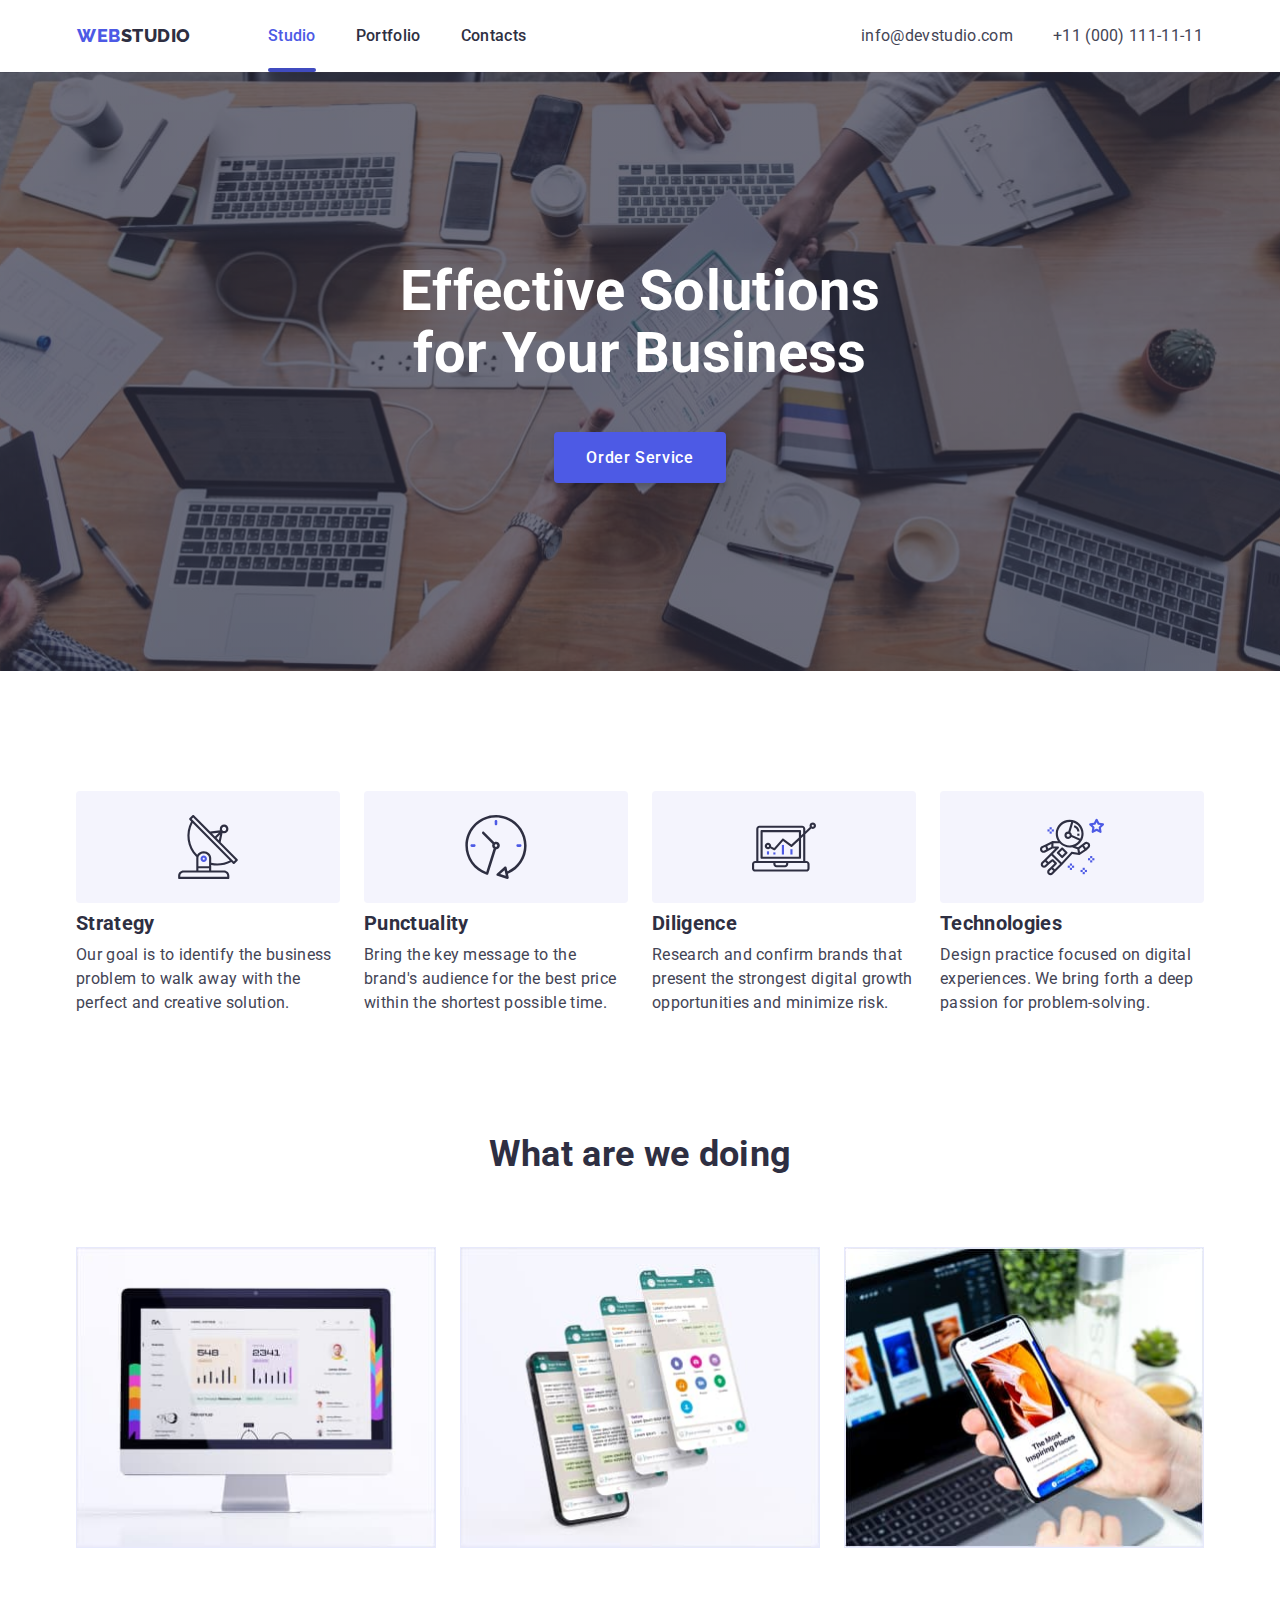
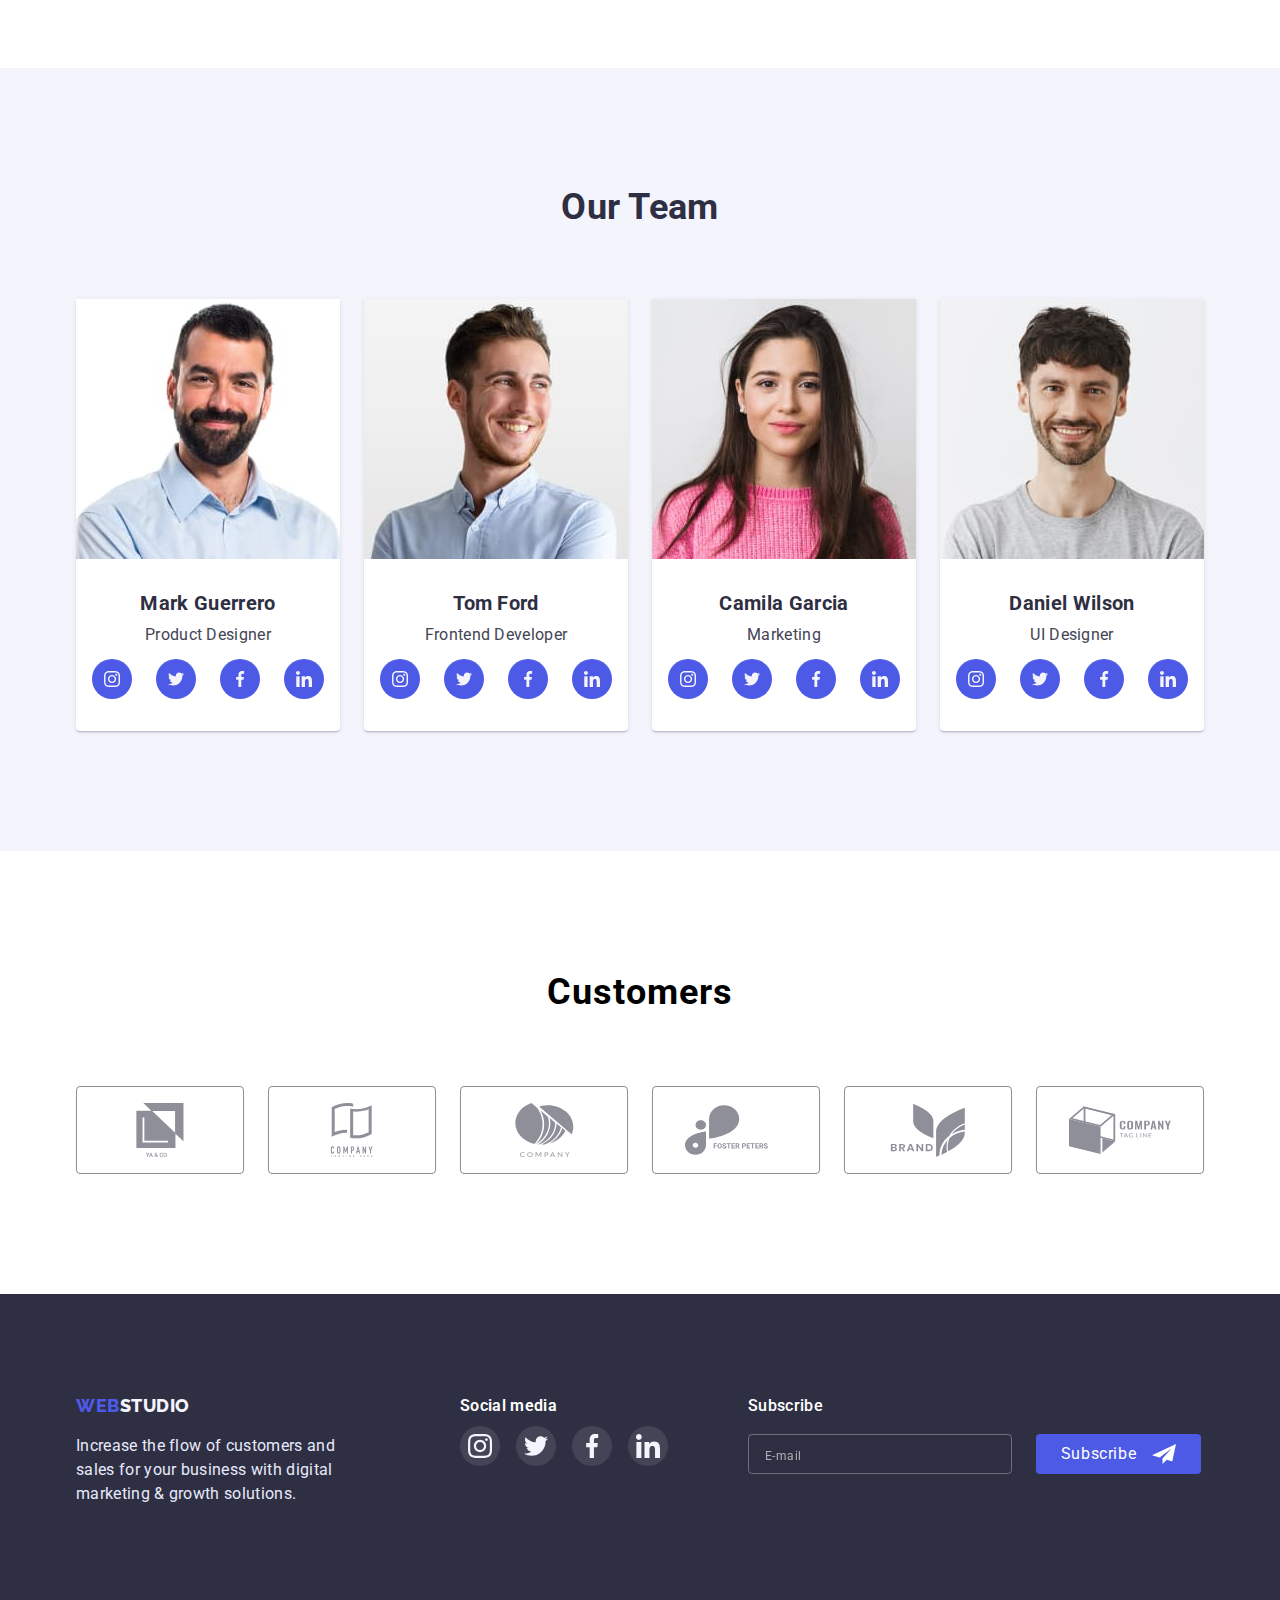
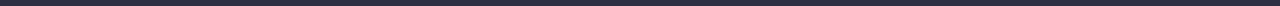
<file: index.html>
<!DOCTYPE html>
<html lang="en">
<head>
    <meta charset="UTF-8">
    <meta http-equiv="X-UA-Compatible" content="IE=edge">
    <meta name="viewport" content="width=device-width, initial-scale=1.0">
    <title>WEBSTUDIO</title>
    <link href="https://fonts.googleapis.com/css2?family=Raleway:wght@800&family=Roboto:wght@400;500;700&display=swap" rel="stylesheet">
    <link rel="stylesheet" href="./css/modern-normalize.css">
    <link rel="stylesheet" href="./css/styles.css">
</head>
<body>  
    <header class="header">
       <div class="container-head">
            <nav class="header-link">
                <a class="header-link-a" href="./index.html"><span class="header-link-web">WEB</span>STUDIO</a>
                <ul class="header-link-nav">
                    <li class="header-link-nav-li"><a class="header-link-nav-a current" href="">Studio</a></li>
                    <li class="header-link-nav-li"><a class="header-link-nav-a" href="./portfolio.html">Portfolio</a></li>
                    <li class="header-link-nav-li"><a class="header-link-nav-a" href="">Contacts</a></li>
                </ul>
                
             </nav>
             <ul class="header-info">
                <li class="header-info-li"><a class="header-info-b" href="mailto:info@devstudio.com">info@devstudio.com</a></li>
                <li class="header-info-li"><a class="header-info-b" href="tel:+11(000)111-11-11">+11 (000) 111-11-11</a></li>
             </ul> 
             <button class="menu-button js-open-menu" type="button" aria-expanded="false" aria-controls="mobile-menu">
                <svg class="burger-btn">
                    <use href="./images/icons.svg#menu_btn"></use>
                </svg>
            </button>
         </div> 
    </header>
    <main>
        <section class="hero">
            <div class="container-full">
                <h1 class="hero-top">Effective Solutions for Your Business</h1>
                <button class="hero-btn" type="button" data-modal-open>Order Service</button>
            </div>
        </section>
        <section class="advantages">
         <div class="advantages-container">
            <h2 class="visually-hidden" class="top">Advantages</h2>
              <ul class="link">
                 <li  class="top-link-li  link-antenna">
                     <h3 class="top-link-caption">Strategy</h3>
                     <p class="top-link-text">Our goal is to identify the business problem to walk away with the perfect and creative solution. </p>
                 </li>
                 <li class="top-link-li  link-clock">
                    <h3 class="top-link-caption">Punctuality</h3>
                    <p class="top-link-text">Bring the key message to the brand's audience for the best price within the shortest possible time.</p>
                 </li>
                 <li class="top-link-li  link-diagram">
                      <h3 class="top-link-caption">Diligence</h3>
                      <p class="top-link-text">Research and confirm brands that present the strongest digital growth opportunities and minimize risk.</p>
                 </li>
                 <li class="top-link-li  link-actronaut">
                     <h3 class="top-link-caption">Technologies</h3>
                     <p class="top-link-text">Design practice focused on digital experiences. We bring forth a deep passion for problem-solving.</p>
                 </li>
              </ul>
         </div>
         </section>
        <section class="works">
            <div class="container">
                <h2 class="works-link">What are we doing</h2>
                <ul class="works-item">
                    <li class="works-item-photo"> 
                        <picture >
                        <source media="(min-width: 1200px)" srcset="
                          ./images/works/desktop-app.jpg 1x,
                          ./images/works/desktop-app@2x.jpg 2x" type="image/jpg">
                       <img width="360" height="300" src="./images/works/desktop-app.jpg" alt="Computer monitor">
                        </li>
                    </picture>
                   <li class="works-item-photo" > 
                    <picture >
                        <source media="(min-width: 1200px)" srcset="
                         ./images/works/mobile-app.jpg 1x,
                         ./images/works/mobile-app@2x.jpg 2x" type="image/jpg">
                        <img width="360" height="300" src="./images/works/mobile-app.jpg" alt="Phone applications">
                        </li>
                    </picture>
                   <li class="works-item-photo">
                     <picture >
                        <source media="(min-width: 1200px)" srcset="
                         ./images/works/ux-ui-design.jpg 1x,
                         ./images/works/ux-ui-design@2x.jpg 2x" type="image/jpg">
                        <img width="360" height="300" src="./images/works/ux-ui-design.jpg" alt="Adapting">
                    </li>
                    </picture>
                </ul>
            </div>
        </section>
        <section class="meet">
            <div class="container team">
                <h2 class="meet-title">Our Team</h2>
                <ul class="meet-title-link">
                    <li class="meet-title-color margin" ><img width="264" height="260" srcset="./images/team/mark-guerrero.jpg 1x,
                        ./images/team/mark-guerrero@2x.jpg 2x" src="./images/team/mark-guerrero@1x.jpg" alt="Mark Guerrero" loading="lazy" >
                        <div class="meet-title-link-block">
                            <h3 class="meet-title-link-caption">Mark Guerrero</h3>
                            <p class="meet-title-link-text">Product Designer</p>
                            <ul class="team-soc">
                                <li class="team-soc-list"> 
                                    <a href="#" class="team-soc-link instagram">
                                    <svg class="team-soc-icon">
                                        <use href="./images/icons.svg#icon-instagram"> </use>
                                    </svg>
                                    </a></li>
                                <li class="team-soc-list"> 
                                    <a href="#" class="team-soc-link twitter">
                                    <svg class="team-soc-icon">
                                        <use href="./images/icons.svg#icon-twitter"> </use>
                                    </svg>
                                    </a></li>
                                <li class="team-soc-list"> 
                                    <a href="#" class="team-soc-link facebook">
                                    <svg class="team-soc-icon">
                                        <use href="./images/icons.svg#icon-facebook"> </use>
                                    </svg>
                                    </a></li>
                                <li class="team-soc-list"> 
                                    <a href="#" class="team-soc-link linkedin">
                                    <svg class="team-soc-icon">
                                        <use href="./images/icons.svg#icon-linkedin"> </use>
                                    </svg>
                                    </a></li>
                            </ul>
                        </div>
                    </li>
                    <li class="meet-title-color margin"><img width="264" height="260" srcset="./images/team/tom-ford.jpg 1x,
                        ./images/team/tom-ford@2x.jpg 2x" src="./images/team/tom-ford.jpg" alt="Tom Ford" loading="lazy" loading="lazy" >
                         <div class="meet-title-link-block">
                            <h3 class="meet-title-link-caption">Tom Ford</h3>
                            <p class="meet-title-link-text">Frontend Developer</p>
                            <ul class="team-soc">
                                <li class="team-soc-list first"> 
                                    <a href="#" class="team-soc-link instagram">
                                    <svg class="team-soc-icon">
                                        <use href="./images/icons.svg#icon-instagram"> </use>
                                    </svg>
                                    </a></li>
                                <li class="team-soc-list"> 
                                    <a href="#" class="team-soc-link twitter">
                                    <svg class="team-soc-icon">
                                        <use href="./images/icons.svg#icon-twitter"> </use>
                                    </svg>
                                    </a></li>
                                <li class="team-soc-list"> 
                                    <a href="#" class="team-soc-link facebook">
                                    <svg class="team-soc-icon">
                                        <use href="./images/icons.svg#icon-facebook"> </use>
                                    </svg>
                                    </a></li>
                                <li class="team-soc-list end"> 
                                    <a href="#" class="team-soc-link linkedin">
                                    <svg class="team-soc-icon">
                                        <use href="./images/icons.svg#icon-linkedin"> </use>
                                    </svg>
                                    </a></li>
                            </ul>
                        </div>
                    </li>
                    <li class="meet-title-color"><img width="264" height="260" srcset="./images/team/camila-garcia.jpg 1x,
                        ./images/team/camila-garcia@2x.jpg 2x" src="./images/team/camila-garcia.jpg" alt="Camila Garcia"  loading="lazy" >
                        <div class="meet-title-link-block">
                            <h3 class="meet-title-link-caption">Camila Garcia</h3>
                            <p class="meet-title-link-text">Marketing</p>
                            <ul class="team-soc">
                                <li class="team-soc-list first"> 
                                    <a href="#" class="team-soc-link instagram">
                                    <svg class="team-soc-icon">
                                        <use href="./images/icons.svg#icon-instagram"> </use>
                                    </svg>
                                    </a></li>
                                <li class="team-soc-list"> 
                                    <a href="#" class="team-soc-link twitter">
                                    <svg class="team-soc-icon">
                                        <use href="./images/icons.svg#icon-twitter"> </use>
                                    </svg>
                                    </a></li>
                                <li class="team-soc-list"> 
                                    <a href="#" class="team-soc-link facebook">
                                    <svg class="team-soc-icon">
                                        <use href="./images/icons.svg#icon-facebook"> </use>
                                    </svg>
                                    </a></li>
                                <li class="team-soc-list end"> 
                                    <a href="#" class="team-soc-link linkedin">
                                    <svg class="team-soc-icon">
                                        <use href="./images/icons.svg#icon-linkedin"> </use>
                                    </svg>
                                    </a></li>
                            </ul>
                        </div>
                    </li>
                    <li class="meet-title-color"><img width="264" height="260" srcset="./images/team/daniel-wilson.jpg 1x,
                        ./images/team/daniel-wilson@2x.jpg 2x" src="./images/team/daniel-wilson.jpg" alt="Daniel Wilson" loading="lazy">
                        <div class="meet-title-link-block">
                            <h3 class="meet-title-link-caption">Daniel Wilson</h3>
                            <p class="meet-title-link-text">UI Designer</p>
                            <ul class="team-soc">
                                <li class="team-soc-list"> 
                                    <a href="#" class="team-soc-link instagram">
                                    <svg class="team-soc-icon">
                                        <use href="./images/icons.svg#icon-instagram"> </use>
                                    </svg>
                                    </a></li>
                                <li class="team-soc-list"> 
                                    <a href="#" class="team-soc-link twitter">
                                    <svg class="team-soc-icon">
                                        <use href="./images/icons.svg#icon-twitter"> </use>
                                    </svg>
                                    </a></li>
                                <li class="team-soc-list"> 
                                    <a href="#" class="team-soc-link facebook">
                                    <svg class="team-soc-icon">
                                        <use href="./images/icons.svg#icon-facebook"> </use>
                                    </svg>
                                    </a></li>
                                <li class="team-soc-list"> 
                                    <a href="#" class="team-soc-link linkedin">
                                    <svg class="team-soc-icon">
                                        <use href="./images/icons.svg#icon-linkedin"> </use>
                                    </svg>
                                    </a></li>
                            </ul>
                        </div>
                    </li>
                </ul>
            </div>
        </section>
        <section class="customers">
            <div class="container">
                <h2 class="title">Customers</h2>
                <ul class="customers-seet">
                    <li class="customers-item link bottom">
                        <a href="#" class="customers-link">
                            <svg class="customers-icon">
                                <use class="customers-icons" href="./images/customer-logo.svg#icon-logo-1"></use>
                            </svg>
                        </a>
                    </li>
                    <li class="customers-item link bottom">
                        <a href="#" class="customers-link">
                            <svg class="customers-icon">
                                <use href="./images/customer-logo.svg#icon-logo-2"></use>
                            </svg>
                        </a>
                    </li>
                    <li class="customers-item bottom">
                        <a href="#" class="customers-link">
                            <svg class="customers-icon">
                                <use href="./images/customer-logo.svg#icon-logo-3"></use>
                            </svg>
                        </a>
                    </li>
                    <li class="customers-item link">
                        <a href="#" class="customers-link">
                            <svg class="customers-icon">
                                <use href="./images/customer-logo.svg#icon-logo-4"></use>
                            </svg>
                        </a>
                    </li>
                    <li class="customers-item link ">
                        <a href="#" class="customers-link">
                            <svg class="customers-icon">
                                <use href="./images/customer-logo.svg#icon-logo-5"></use>
                            </svg>
                        </a>
                    </li>
                    <li class="customers-item">
                        <a href="#" class="customers-link">
                            <svg class="customers-icon">
                                <use href="./images/customer-logo.svg#icon-logo-6"></use>
                            </svg>
                        </a>
                    </li>
                </ul>
            </div>
        </section>
    </main>
    <footer class="footer">
        <div class="container">
            <div class="footer-info">
                <a class="logo" href="./index.html"><span class="logo-color">WEB</span>STUDIO</a>
                <p class="text">
                Increase the flow of customers and sales for your business with digital marketing & growth solutions.
                </p>
            </div>
            <div class="footer-media">
                <h3 class="top-text">Social media</h3>
                <ul class="soc-media">
                    <li class="soc-media-list">
                        <a href="#" class="soc-media-link">
                            <svg class="soc-media-icon">
                                <use href="./images/icons.svg#icon-instagram"></use>
                            </svg>
                        </a>
                    </li>
                    <li class="soc-media-list">
                        <a href="#" class="soc-media-link ">
                            <svg class="soc-media-icon">
                                <use href="./images/icons.svg#icon-twitter"></use>
                            </svg>
                        </a>
                    </li>
                    <li class="soc-media-list">
                        <a href="#" class="soc-media-link ">
                            <svg class="soc-media-icon">
                                <use href="./images/icons.svg#icon-facebook"></use>
                            </svg>
                        </a>
                    </li>
                    <li class="soc-media-list">
                        <a href="#" class="soc-media-link ">
                            <svg class="soc-media-icon">
                                <use href="./images/icons.svg#icon-linkedin"></use>
                            </svg>
                        </a>
                    </li>
                </ul>
            </div>
            <div class="footer-subscribe">
                    <p class="footer-subscribe-text">Subscribe</p>
                    <form class="footer-subscribe-container">
                        <input 
                        class="footer-field"
                        type="email"
                        placeholder="E-mail">
                        <button class="footer-button" type="button">Subscribe</button>
                     </form> 
            </div>
        </div>
    </footer> 
    <div class="backdrop is-hidden" data-modal>
        <div class="modal">
                <h3 class="title-form">Leave your contacts and we will call you back</h3>
                <form class="studio-form" name="studio_form">
                    <div class="studio-container">
                        <label for="name" class="studio-form-label">Name</label>
                        <input class="studio-form-input"
                                   type="text"
                                   name="name"
                                   id="name"
                                   placeholder=" "
                            >
                        <svg class="studio-form-icon">
                            <use href="./images/icons.svg#icon-person-black"></use>
                         </svg>
                    </div>
                    <div class="studio-container">
                        <label for="phone" class="studio-form-label">Phone</label>
                        <input class="studio-form-input"
                                   type="text"
                                   name="phone"
                                   id="phone"
                                   placeholder=" "
                            > 
                        <svg class="studio-form-icon">
                            <use href="./images/icons.svg#icon-phone-black"></use>
                        </svg>
                        
                    </div>
                    <div class="studio-container">
                        <label for="email" class="studio-form-label">Email</label>
                        <input class="studio-form-input"
                                   type="text"
                                   name="email"
                                   id="email"
                                   placeholder=" "
                            >
                        <svg class="studio-form-icon">
                            <use href="./images/icons.svg#icon-email-black"></use>
                        </svg>
                    </div>
                    <div class="studio-container">
                        <label for="comment" class="studio-form-label-comment">
                            <span class="studio-form-span">Comment</span>
                            <textarea class="studio-form-textarea"
                                name="comment" 
                                id="comment" 
                                placeholder="Text input"></textarea>
                        </label>
                    </div>
                    <label class="studio-box">
                        <input class="studio-checkbox-input" type="checkbox">
                        <span class="studio-checkbox"></span>
                        I accept the terms and conditions of the <a href="#" class="studio-accent-text">Privacy Policy</a>
                    </label>
                    
                    <button type="submit" class="studio-button">Send</button>
                </form>
            <button class="modal-btn" data-modal-close>
                <svg class="modal-icon" width="8" height="8">
                    <use  href="./images/icon-modal.svg#icon-close-pointer"> </use>
                </svg>
            </button>
        </div>
    </div>
    <div class="menu-container js-menu-container">
        <button class="menu-toggle js-close-menu">
            <svg class="icon" width"8" height"8">
                <use href="./images/icons.svg#close"></use>
            </svg>
        </button>
        <ul class="mobile-menu">
            <li class="mobile-menu-item">
                <a class="mobile-menu-a current" href="./index.html">Studio</a>
            </li>
            <li class="mobile-menu-item">
                <a class="mobile-menu-a" href="./portfolio.html">Portfolio</a>
            </li>
            <li class="mobile-menu-item">
                <a class="mobile-menu-a" href="">Contacts</a>
            </li>
        </ul>
        <ul class="mobile-contacts">
            <li class="mobile-contacts-item">
                <a class="mobile-contacts-a accent" href="tel:+11(000)1111111">+11 (000) 111-11-11</a>
            </li>
            <li class="mobile-contacts-item">
                <a class="mobile-contacts-a" href="mailto:info@devstudio.com">info@devstudio.com</a>
            </li>
        </ul>
        <ul class="mobile-social">
            <li class="mobile-social-item">
                <a class="mobile-social-a" href="">
                    <svg class="mobile-social-icon" width"24" height"24">
                        <use href="./images/icons.svg#icon-instagram"></use>
                    </svg>
                </a>
            </li>
            <li class="mobile-social-item">
                <a class="mobile-social-a" href="">
                    <svg class="mobile-social-icon" width"24" height"24">
                        <use href="./images/icons.svg#icon-twitter"></use>
                    </svg>
                </a>
            </li>
            <li class="mobile-social-item">
                <a class="mobile-social-a" href="">
                    <svg class="mobile-social-icon" width"24" height"24">
                        <use href="./images/icons.svg#icon-facebook"></use>
                    </svg>
                </a>
            </li>
            <li class="mobile-social-item">
                <a class="mobile-social-a" href="">
                    <svg class="mobile-social-icon" width"24" height"24">
                        <use href="./images/icons.svg#icon-linkedin"></use>
                    </svg>
                </a>
            </li>
        </ul>
    </div>

    <script src="./js/modal.js"></script>
    <script defer="" src="./js/mobile-menu.js"></script>
</body>
</html>
</file>
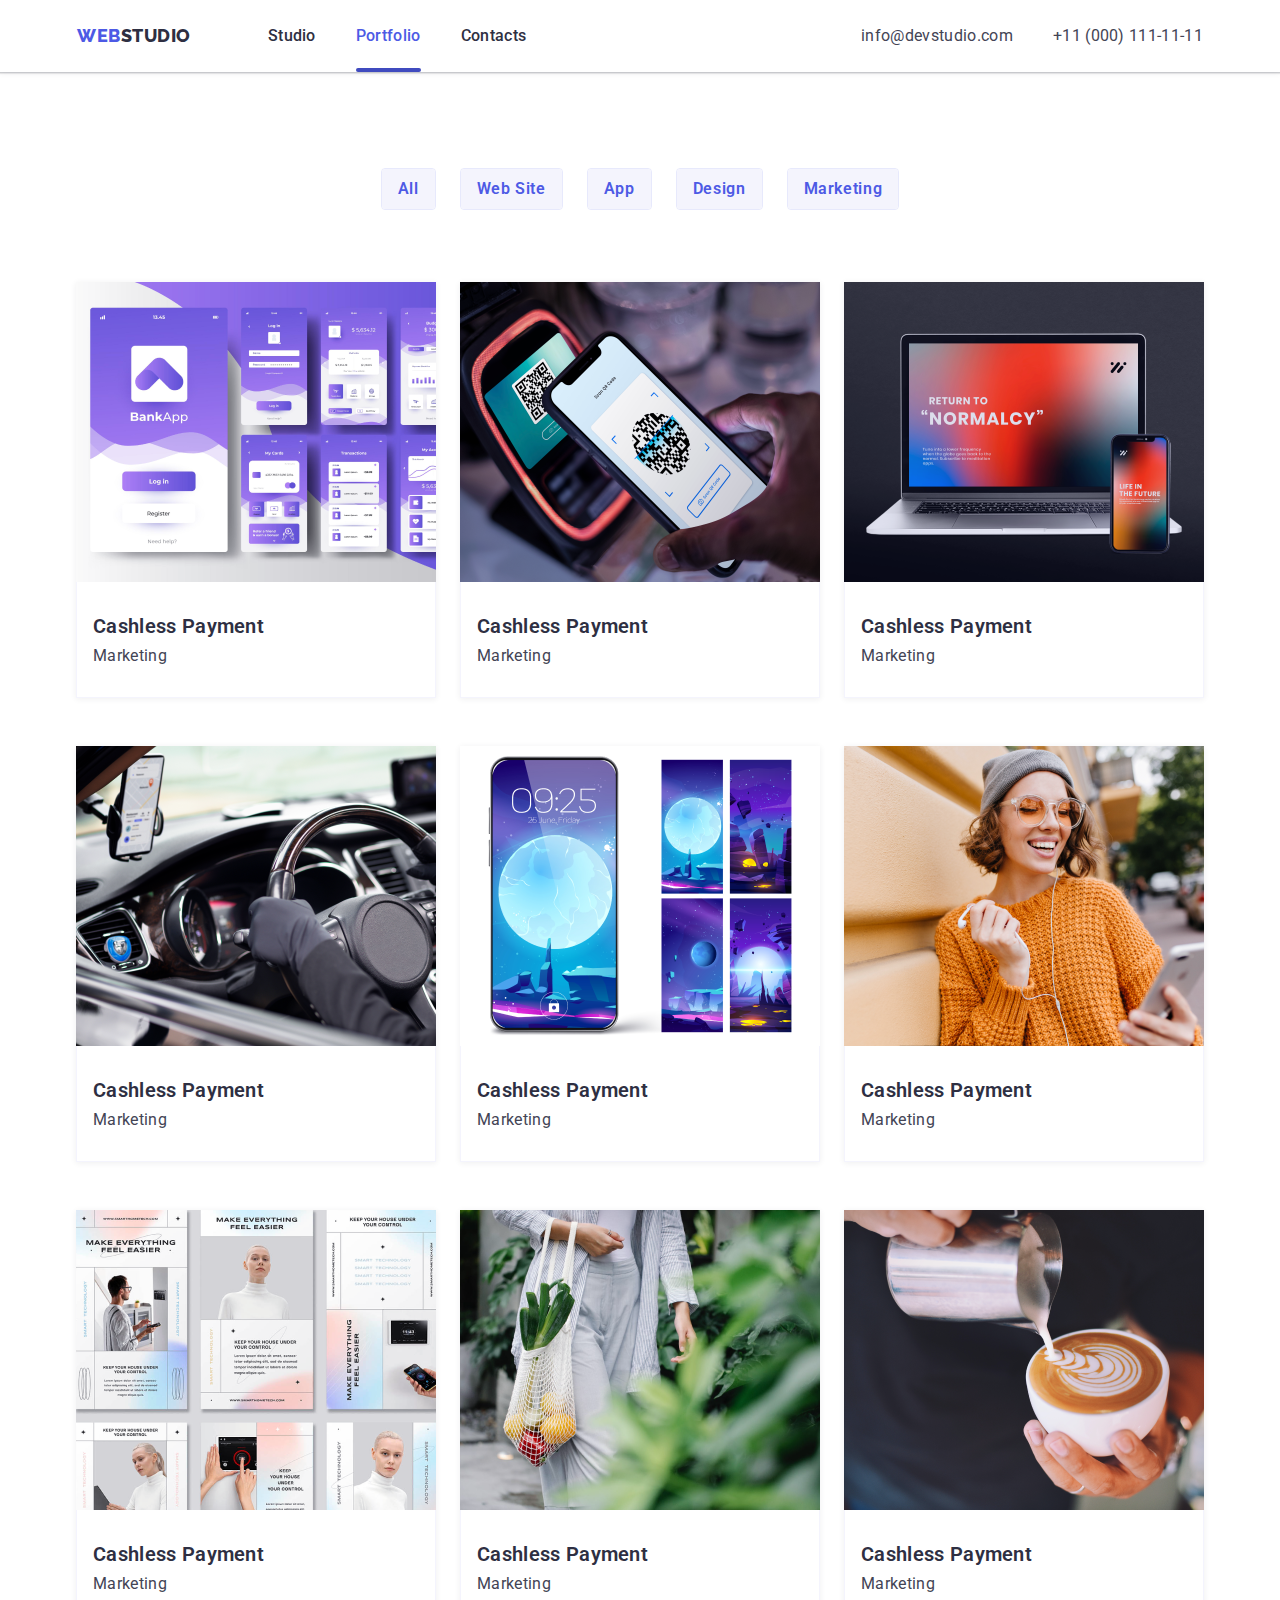
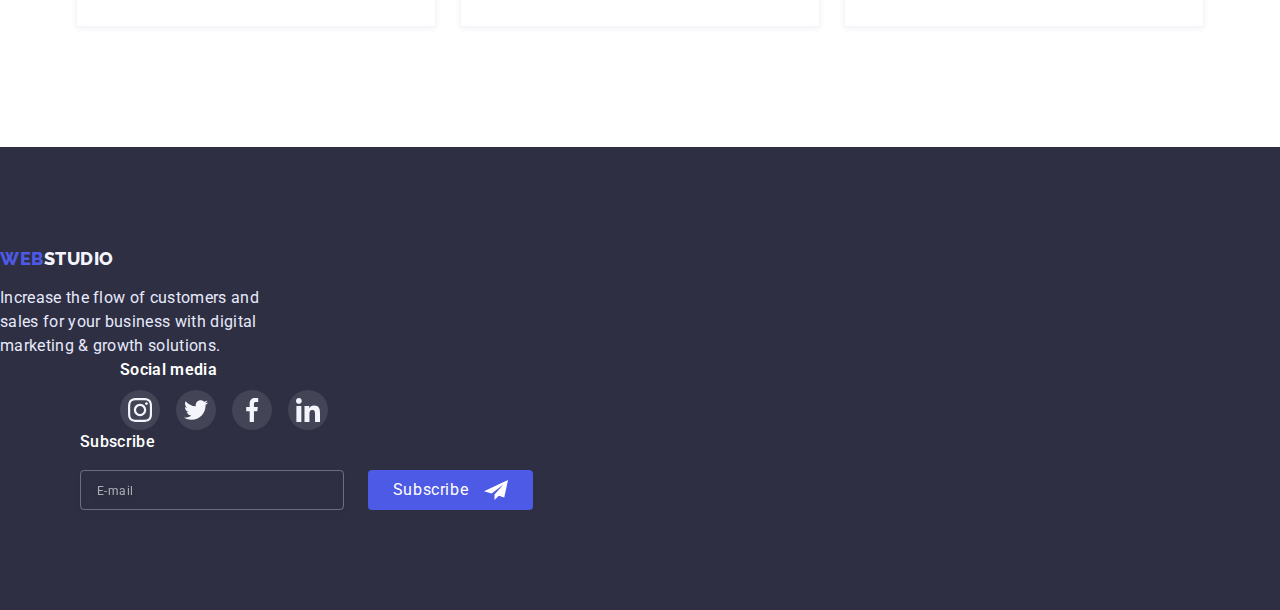
<file: portfolio.html>
<!DOCTYPE html>
<html lang="en">
<head>
    <meta charset="UTF-8">
    <meta http-equiv="X-UA-Compatible" content="IE=edge">
    <meta name="viewport" content="width=device-width, initial-scale=1.0">
    <title>Portfolio</title>
    <link href="https://fonts.googleapis.com/css2?family=Raleway:wght@800&family=Roboto:wght@400;500;700&display=swap" rel="stylesheet">
    <link rel="stylesheet" href="./css/modern-normalize.css">
    <link rel="stylesheet" href="./css/styles.css">
</head>
<body>
    <header class="header">
        <div class="container-head">
            <nav class="header-link">
                <a class="header-link-a" href="./index.html"><span class="header-link-web">WEB</span>STUDIO</a>
                <ul class="header-link-nav">
                    <li class="header-link-nav-li"><a class="header-link-nav-a" href="./index.html">Studio</a></li>
                    <li class="header-link-nav-li"><a class="header-link-nav-a current" href="./portfolio.html">Portfolio</a></li>
                    <li class="header-link-nav-li"><a class="header-link-nav-a" href="">Contacts</a></li>
                </ul>
            </nav>
            <ul class="header-info">
                <li class="header-info-li"><a class="header-info-b" href="mailto:info@devstudio.com">info@devstudio.com</a></li>
                <li class="header-info-li"><a class="header-info-b" href="tel:+11(000)111-11-11">+11 (000) 111-11-11</a></li>
            </ul>
        </div>
    </header>
    <main>
    <section class="porfolio">
    <h1 class="visually-hidden">Portfolio</h1>
    <div class="container-btn">
        <ul class="portfolio-nav">
            <li class="portfolio-nav-li"><button class="portfolio-nav-btn" type="button">All</button></li>
            <li class="portfolio-nav-li"><button class="portfolio-nav-btn" type="button">Web Site</button></li>
            <li class="portfolio-nav-li"><button class="portfolio-nav-btn" type="button">App</button></li>
            <li class="portfolio-nav-li"><button class="portfolio-nav-btn" type="button">Design</button></li>
            <li class="portfolio-nav-li"><button class="portfolio-nav-btn" type="button">Marketing</button></li>
      </ul>
      <ul class="work">
        <li class="card">
            <a href="#" class="card-nav">
                <div class="overlay">
                    <img width="360" height="300" src="./images/image-4.png" alt="blue">
                    <div class="overlay-thumb">
                        <p class="overlay-text">
                            14 Stylish and User-Friendly App Design Concepts · Task Manager App · Calorie Tracker App · Exotic Fruit Ecommerce App · Cloud Storage App
                        </p>
                    </div>
                </div>    
                    <div class="card-text">
                        <h3 class="work-caption">Cashless Payment</h3>
                        <p class="work-text">Marketing</p>
                    </div>
            </a>
        </li>
        
        <li class="card">
                <a href="#" class="card-nav">
                    <div class="overlay">
                        <img width="360" height="300" src="./images/image-5.png" alt="blue">
                        <div class="overlay-thumb">
                            <p class="overlay-text">
                                14 Stylish and User-Friendly App Design Concepts · Task Manager App · Calorie Tracker App · Exotic Fruit Ecommerce App · Cloud Storage App
                            </p>
                        </div>
                    </div>    
                        <div class="card-text">
                            <h3 class="work-caption">Cashless Payment</h3>
                            <p class="work-text">Marketing</p>
                        </div>
                </a>
        </li>
       
         <li class="card">
            <a href="#" class="card-nav">
                <div class="overlay">
                    <img width="360" height="300" src="./images/image-6.png" alt="blue">
                    <div class="overlay-thumb">
                        <p class="overlay-text">
                            14 Stylish and User-Friendly App Design Concepts · Task Manager App · Calorie Tracker App · Exotic Fruit Ecommerce App · Cloud Storage App
                        </p>
                    </div>
                </div>    
                    <div class="card-text">
                        <h3 class="work-caption">Cashless Payment</h3>
                        <p class="work-text">Marketing</p>
                    </div>
            </a>
        </li>
       
        <li class="card">
            <a href="#" class="card-nav">
                <div class="overlay">
                    <img width="360" height="300" src="./images/image-7.png" alt="blue">
                    <div class="overlay-thumb">
                        <p class="overlay-text">
                            14 Stylish and User-Friendly App Design Concepts · Task Manager App · Calorie Tracker App · Exotic Fruit Ecommerce App · Cloud Storage App
                        </p>
                    </div>
                </div>    
                    <div class="card-text">
                        <h3 class="work-caption">Cashless Payment</h3>
                        <p class="work-text">Marketing</p>
                    </div>
            </a>
        </li>
       
        <li class="card">
            <a href="#" class="card-nav">
                <div class="overlay">
                    <img width="360" height="300" src="./images/image-8.png" alt="blue">
                    <div class="overlay-thumb">
                        <p class="overlay-text">
                            14 Stylish and User-Friendly App Design Concepts · Task Manager App · Calorie Tracker App · Exotic Fruit Ecommerce App · Cloud Storage App
                        </p>
                    </div>
                </div>    
                    <div class="card-text">
                        <h3 class="work-caption">Cashless Payment</h3>
                        <p class="work-text">Marketing</p>
                    </div>
            </a>
        </li>
        
        <li class="card">
            <a href="#" class="card-nav">
                <div class="overlay">
                    <img width="360" height="300" src="./images/image-9.png" alt="blue">
                    <div class="overlay-thumb">
                        <p class="overlay-text">
                            14 Stylish and User-Friendly App Design Concepts · Task Manager App · Calorie Tracker App · Exotic Fruit Ecommerce App · Cloud Storage App
                        </p>
                    </div>
                </div>    
                    <div class="card-text">
                        <h3 class="work-caption">Cashless Payment</h3>
                        <p class="work-text">Marketing</p>
                    </div>
            </a>
        </li>
       
        <li class="card">
            <a href="#" class="card-nav">
                <div class="overlay">
                    <img width="360" height="300" src="./images/image-10.png" alt="blue">
                    <div class="overlay-thumb">
                        <p class="overlay-text">
                            14 Stylish and User-Friendly App Design Concepts · Task Manager App · Calorie Tracker App · Exotic Fruit Ecommerce App · Cloud Storage App
                        </p>
                    </div>
                </div>    
                    <div class="card-text">
                        <h3 class="work-caption">Cashless Payment</h3>
                        <p class="work-text">Marketing</p>
                    </div>
            </a>
        </li>
        
        <li class="card">
            <a href="#" class="card-nav">
                <div class="overlay">
                    <img width="360" height="300" src="./images/image-11.png" alt="blue">
                    <div class="overlay-thumb">
                        <p class="overlay-text">
                            14 Stylish and User-Friendly App Design Concepts · Task Manager App · Calorie Tracker App · Exotic Fruit Ecommerce App · Cloud Storage App
                        </p>
                    </div>
                </div>    
                    <div class="card-text">
                        <h3 class="work-caption">Cashless Payment</h3>
                        <p class="work-text">Marketing</p>
                    </div>
            </a>
        </li>
       
        <li class="card">
            <a href="#" class="card-nav">           
                <div class="overlay">
                    <img width="360" height="300" src="./images/image-12.png" alt="blue">
                    <div class="overlay-thumb">
                        <p class="overlay-text">
                            14 Stylish and User-Friendly App Design Concepts · Task Manager App · Calorie Tracker App · Exotic Fruit Ecommerce App · Cloud Storage App
                        </p>
                    </div>
                </div>    
                    <div class="card-text">
                        <h3 class="work-caption">Cashless Payment</h3>
                        <p class="work-text">Marketing</p>
                    </div>
            </a>
        </li>
      </ul>
    </div>
    </section>
    </main>
    <footer class="footer">
        <div class="footer-container">
            <div>
                <a class="logo" href="./index.html"><span class="logo-color">WEB</span>STUDIO</a>
                <p class="text">
                Increase the flow of customers and sales for your business with digital marketing & growth solutions.
                </p>
            </div>
            <div class="footer-media">
                <h3 class="top-text">Social media</h3>
                <ul class="soc-media">
                    <li class="soc-media-list">
                        <a href="#" class="soc-media-link  instagram">
                            <svg class="soc-media-icon">
                                <use href="./images/icons.svg#icon-instagram"></use>
                            </svg>
                        </a>
                    </li>
                    <li class="soc-media-list">
                        <a href="#" class="soc-media-link  twitter">
                            <svg class="soc-media-icon">
                                <use href="./images/icons.svg#icon-twitter"></use>
                            </svg>
                        </a>
                    </li>
                    <li class="soc-media-list">
                        <a href="#" class="soc-media-link  facebook">
                            <svg class="soc-media-icon">
                                <use href="./images/icons.svg#icon-facebook"></use>
                            </svg>
                        </a>
                    </li>
                    <li class="soc-media-list">
                        <a href="#" class="soc-media-link  linkedin">
                            <svg class="soc-media-icon">
                                <use href="./images/icons.svg#icon-linkedin"></use>
                            </svg>
                        </a>
                    </li>
                </ul>
            </div>
            <div class="footer-subscribe">
                <p class="footer-subscribe-text">Subscribe</p>
                <form class="footer-subscribe-container">
                    <input 
                    class="footer-field"
                    type="email"
                    placeholder="E-mail">
                    <button class="footer-button" type="button">Subscribe</button>
                 </form>
        </div>
        </div>
    </footer>
</body>
</html>
</file>
<file: css/styles.css>
:root {
    --primary-white-color: #FFFFFF ;
    --accent-color: #4D5AE5;
    --first-basic-color: #434455;
    --second-basic-color: #2E2F42;
    --customer-color: #8E8F99;
    --brand-color: #404BBF;
    --checkbox-text-color: #757575;

    --anim: 250ms cubic-bezier(0.4, 0, 0.2, 1);
}
body {
    background-color: var(--primary-white-color);
    font-family: Roboto, sans-serif;
     
    letter-spacing: 0.02em;
}

ul {
    list-style: none;
}

a {
    text-decoration: none;
}

h1,
h2,
h3,
h4,
h5,
h6,
p,
ul {
  margin: 0;
  padding: 0;;
}

img {
  display: block;
  max-width: 100%;
  height: auto;
}


.header {
    display: flex;
    box-shadow: 0px 2px 1px rgba(46, 47, 66, 0.08), 0px 1px 1px rgba(46, 47, 66, 0.16), 0px 1px 6px rgba(46, 47, 66, 0.08);
}
.menu-button {
    padding: 0;
    margin-left: auto;
    background-color: transparent;
    border: none;
    color: #ffffff;
}

@media (max-width: 767px) {
    .burger-btn {
        width: 32px;
        height: 22px;
    }
}
@media (min-width: 768px) {
    .menu-button {
        display: none;
    }
}

.header .container-head {
    display: flex;
    align-items: center;
    width: 1158px;

    margin-left: 156px;
    margin-right: 156px;
    padding-right: 15px;
    padding-left: 15px;
} 
@media screen and (max-width: 767.98px) {
    .header .container-head {
        display: flex;
        align-items: center;
        justify-content: space-between;
        padding-top: 24px;
        padding-bottom: 24px;
    }
}
@media screen and (min-width: 320px){
    .header .container-head {
       margin-left: auto;
       margin-right: auto;
       padding-left: 16px;
       padding-right: 16px;
       max-width: 428px;
    }
}
@media screen and (min-width: 768px) {
    .header .container-head {
        max-width: 768px;
    }
}
@media screen and (min-width: 1200px) {
    .header .container-head {
        max-width: 1200px;
    }
}

@media screen and (max-width: 1199.98px) and (min-width: 768px),
screen and (max-width: 1199.98px) {
    .header .container-head {
        flex-wrap: wrap;
    }
}
@media screen and (min-width: 768px){
    .header .container-head {
        display: flex;
        position: relative;
    }
}


.header-link {
    display: flex;
    align-items: center;
}
.header-link-web {
    font-family: 'Raleway', sans-serif;
    font-weight: 800;
    font-size: 18px;
    line-height: 1.3;
    letter-spacing: 0.03em;
    color: var(--accent-color);
}
.header-link-a { 
    display: block;
    font-family: 'Raleway',sans-serif;
    font-weight: 800;
    font-size: 18px;
    line-height: 1.3;
    letter-spacing: 0.03em;
    color: var(--second-basic-color);    

}
@media screen and (min-width: 768px) {
    .header-link-a {
       padding-top: 24px;
       padding-bottom: 24px;   
 }
}

.header-link-nav-a.current {
    color: var(--accent-color);
}
@media screen and (min-width: 768px) {
    .current::after{
        content: "";
        display: block;
        position: absolute;
    
        width: 100%;
        height: 4px;
    
        border-radius: 2px;
        bottom: 0;
        left: 0;
    
        background-color: var(--brand-color);
    }
}

.header-link-nav {
    display: flex;
    margin-left: 77px;
}
@media screen and (max-width: 767.98px){
      .header-link-nav {
         display: none;
     }
}

.header-link-nav-li:not(:last-child) {
     margin-right: 40px;
}

.header-link-nav-a {
    position: relative;
    display: block;
    padding-top: 24px;
    padding-bottom: 24px;

    font-size: 16px;
    font-weight: 500;
    line-height: 1.5;
    color: var(--second-basic-color);  
    transition-duration: 250ms;
   transition-timing-function: cubic-bezier(0.4, 0, 0.2, 1);
   transition-property: color;
}

.header-link-nav-a:focus,
.header-link-nav-a:hover {
   color: var(--accent-color);
}

.header-info {
    display: flex;
    margin-left: auto;
    align-items: center;
}
@media screen and (max-width: 1199.98px) {
    .header-info {
        display: block;
    }
}
@media screen and (min-width: 1120px) {
    .header-info {
       margin-left: auto;;
    }
}
@media screen and (min-width: 1200px) {
    .header-info-li:not(:last-child) {
    margin-right: 40px;
}
}

@media screen and (max-width: 1199.98px) {
    .header-info-li:not(:last-child) {
       margin-bottom: 4px;
    }
}
@media screen and (max-width: 767.98px) {
    .header-info-li {
        display: none;
    }
}
@media screen and (min-width: 1120px) {
    .header-info-b {
        font-size: 16px;
        line-height: 1.5;
        color: var(--first-basic-color);    
        transition-duration: 250ms;
        transition-timing-function: cubic-bezier(0.4, 0, 0.2, 1);
        transition-property: color;
    }
}
@media screen and (max-width: 1199.98px) {
    .header-info-b {
        font-weight: 400;
        font-size: 12px;
        line-height: 1.33;
        letter-spacing: 0.04em;
        color: var(--first-basic-color);
        margin-left: auto;
        transition: color 250ms cubic-bezier(0.4, 0, 0.2, 1);
    }
}
.header-info-b:focus,
.header-info-b:hover {
    color: var(--accent-color);
    
}
.hero {
    padding-top: 112px;
    padding-bottom: 112px;
    text-align: center;
    background: var(--second-basic-color);
    max-width: 1440px;
    margin: 0 auto;
    background-image: linear-gradient(rgba(46, 47, 66, 0.7),
     rgba(46, 47, 66, 0.7)),
      url(../images/hero/hero-bg-mobile.jpg);
    background-size: cover;
    background-position: center;
}
@media not all, screen and (min-resolution: 192dpi) and (min-width: 481px), 
screen and (min-resolution: 2dppx) and (min-width: 481px) {
    .hero {
        background-image: linear-gradient(rgba(46, 47, 66, 0.7),
         rgba(46, 47, 66, 0.7)),
          url(../images/hero/hero-bg-mobile@2x.jpg);
    }
}
@media screen and (min-width: 481px){
    .hero {
        background-image: linear-gradient(rgba(46, 47, 66, 0.7), 
        rgba(46, 47, 66, 0.7)), 
        url(../images/hero/hero-bg-desktop.jpg);
    }
}
@media not all, screen and (min-resolution: 192dpi) and (min-width: 481px), 
screen and (min-resolution: 2dppx) and (min-width: 481px) {
    .hero {
        background-image: linear-gradient(rgba(46, 47, 66, 0.7), 
        rgba(46, 47, 66, 0.7)), url(../images/hero/hero-bg-desktop@2x.jpg);
    }
}

@media screen and (min-width: 1200px) {
    .hero {
        padding-top: 188px;
        padding-bottom: 188px;
        max-width: 1440px;
    }
}
.hero-top {
    font-weight: 700;
    font-size: 36px;
    line-height: 1.11;
    width: 318px;
    margin: 0 auto;
    color: var(--primary-white-color);
}
@media screen and (min-width: 768px) {
    .hero-top {
        font-size: 56px;
        line-height: 1.11z;
        width: 494px;
    }
}
.hero-btn {
    font-family: inherit;
    font-weight: 500;
    font-size: 16px;
    line-height: 1.19;
    letter-spacing: 0.04em;
    cursor: pointer;
    color: var(--primary-white-color);
    background-color: var(--accent-color);
    box-shadow: 0px 4px 4px rgba(0, 0, 0, 0.15);
    margin-top: 72px;
    padding: 16px 32px;
    min-width: 170px;
    border-radius: 4px;
    border: transparent;
    transition: background-color 250ms cubic-bezier(0.4, 0, 0.2, 1), box-shadow 250ms cubic-bezier(0.4, 0, 0.2, 1);
}
@media screen and (min-width: 768px) {
    .hero-btn {
        margin-top: 40px;
    }
}
@media screen and (min-width: 1200px) {
    .hero-btn {
        margin-top: 48px;
    }
}
.hero-btn:focus,
.hero-btn:hover {
    background: var(--brand-color);
    box-shadow: 0px 4px 4px rgba(0, 0, 0, 0.15);
}



@media screen and (max-width: 1199.98px) {
    .advantages {
        padding-top: 96px;
        padding-bottom: 96px;
    }
}
@media screen and (min-width: 1200px) {
    .advantages {
        padding-top: 120px;
        padding-bottom: 120px;
    }
}

.advantages-container  {
    min-width: 320px;
    max-width: 428px;

    padding-left: 16px;
    padding-right: 16px;
    margin-bottom: 0;
    margin: auto;
}
@media screen and (min-width: 768px) {
    .advantages-container {
        max-width: 768px;
    }
}
@media screen and (min-width: 1200px) {
    .advantages-container {
        padding-left: 15px;
        padding-right: 15px;
        max-width: 1158px;
    }
}

@media screen and (max-width: 1199.98px) and (min-width: 768px),
screen and (max-width: 1199.98px){
    .advantages-container {
        flex-wrap: wrap;
    }
}
@media screen and (min-width: 1200px) {
    .top-link-li {
        flex-basis: calc((100% -72px) / 4);
    }
}
@media screen and (min-width: 1200px) {
    .link {
        display: flex;
        flex-wrap: nowrap;
    }
}
@media screen and (min-width: 768px) and (max-width: 1199.98px),
screen and (max-width: 1199.98px) {
    .link {
        display: flex;
        flex-wrap: wrap;
    }
}
@media screen and (min-width: 768px) {
    .top-link-li {
        width: 356px;
    }
}
@media screen and (min-width: 768px) {
    .top-link-li:nth-child(odd) {
        margin-right: 24px;;
    }
}
@media screen and (min-width: 1200px) {
    .top-link-li::before  {
        margin-bottom: 8px;
    
        content: '';
        display: block;
        height: 112px;
        background-color: #F4F4FD;
        background-size: contain;
        background-repeat: no-repeat;
        background-position: center;
        border-radius: 4px;
    }
    .top-link-li:not(:last-child) {
        margin-right: 24px;
    } 
}
@media screen and (max-width: 1199.98px) {
    .top-link-li:not(:last-child) {
        margin-bottom: 72px;
    }
}

.link-antenna::before {
    background-image: url(../images/icon-antenna.svg);
    background-size: 64px, 64px;
}
.link-clock::before {
    background-image: url(../images/icon-clock.svg);
    background-size: 64px, 64px;
}
.link-diagram::before {
    background-image: url(../images/icon-diagram.svg);
    background-size: 64px, 64px;
} 
.link-actronaut::before {
    background-image: url(../images/icon-astronaut.svg);
    background-size: 64px, 64px;
}


.top-link-caption {
    margin-bottom: 8px;
    font-weight: 700;

    color: var(--second-basic-color);
}
@media screen and (max-width: 767.98px) {
    .top-link-caption {
      text-align: center;
    }
}
@media screen and (max-width: 1199.98px) {
    .top-link-caption {
      font-size: 36px;
      line-height: 1.1;
    }
}
@media screen and (min-width: 1199.98px) {
    .top-link-caption {
        margin-bottom: 8px;
        font-size: 20px;
        line-height: 1.2;
    }
}

.top-link-text {
    font-weight: 500;
    font-size: 16px;
    line-height: 1.5;
    color: var(--first-basic-color);
}
@media screen and (min-width: 1199.98px) {
    .top-link-text {
        font-weight: 400;
    }
}

.center-b {
    transition-duration: 250ms;
    transition-timing-function: cubic-bezier(0.4, 0, 0.2, 1);
    transition-property: background-color;
}

.center-b:hover,
.center-b:focus {
    background-color: #404BBF;
}

.visually-hidden {
    position: absolute;
      white-space: nowrap;
      width: 1px;
      height: 1px;
      overflow: hidden;
      border: 0;
      padding: 0;
      clip: rect(0 0 0 0);
      clip-path: inset(50%);
      margin: -1px;
  } 

@media screen and (max-width: 1199.98px) {
    .works {
        display: none;
    }
}
.works .container{
    padding-bottom: 120px;
}

.works-link {
    text-align: center;
    margin-bottom: 72px;

    font-size: 36px;
    line-height: 1.11;
    color: var(--second-basic-color);
}

.works-item {
    display: flex;
}

.works-item-photo:not(:last-child) {
    margin-right: 24px;
}
@media screen and (min-width: 1200px) {
    .works-item-photo {
        border: 1px solid #E7E9FC;
        background: linear-gradient(0deg, rgba(77, 90, 229, 0.1), rgba(77, 90, 229, 0.1));
    }
}
.container {
    margin-left: auto;
    margin-right: auto;
    padding-left: 15px;
    padding-right: 15px;
}
@media screen and (min-width: 428px) {
    .container {
        max-width: 428px;
    }
}
@media screen and (min-width: 768px) {
    .container {
        max-width: 768px;
    }
}
@media screen and (min-width: 1200px) {
    .container {
        max-width: 1158px;
    }
}

.meet {
    background-color: #F4F4FD;
}
@media screen and (max-width: 767.98px) {
    .meet {
        padding: 96px 0 128px 0;
    }
}
@media screen and (min-width: 768px) {
    .meet {
        padding: 96px 0 104px 0;
    }
}
@media screen and (min-width: 1200px) {
    .meet {
        padding-top: 120px;
        padding-bottom: 120px;
    }
}

.meet-title {
    text-align: center;
    margin-bottom: 72px;

    font-weight: 700;
    font-size: 36px;
    line-height: 1.1;
    color: var(--second-basic-color);
}
.meet-title-link-block {
    padding: 32px 16px;
}

.meet-title-link  {
    text-align: center;
    justify-content: center;
    margin: 0;
    background-color: #F4F4FD;
}
@media screen and (min-width: 320px) {
    .meet-title-link  {
        display: flex;
        flex-wrap: wrap;
        justify-content: center;
    }
}


.meet-title-color {
    box-shadow: 0px 1px 6px rgba(46, 47, 66, 0.08), 0px 1px 1px rgba(46, 47, 66, 0.16), 0px 2px 1px rgba(46, 47, 66, 0.08);
    border-radius: 0px 0px 4px 4px;
    background-color: #FFFFFF;
}
@media screen and (min-width: 768px) {
    .meet-title-link {
        display: flex;
        flex-wrap: wrap;
        justify-content: center;
    }
}
@media screen and (max-width: 767.98px) {
    .meet-title-color:not(:last-child) {
        margin-bottom: 72px;
    }
}
@media screen and (min-width: 768px) and (max-width: 1199.98px) {
    .meet-title-color.margin {
        margin-bottom: 72px;
    }
}
@media screen and (min-width: 768px) {
    .meet-title-color:nth-child(odd) {
        margin-right: 24px;
    }
}
@media screen and (min-width: 1200px) {
    .meet-title-color:not(:last-child) {
        margin-right: 24px;
    }
}

.meet-title-link-caption {
    margin-bottom: 8px;

    font-size: 20px;
    line-height: 1.2;
    color: var(--second-basic-color);
}
.meet-title-link-text {
    font-size: 16px;
    line-height: 1.5;
    color: var(--first-basic-color);
}

.team-soc {
    margin-top: 12px;

    display: flex;
}

.team-soc-list:not(:last-child) {
    margin-right: 24px;
}



.team-soc-link {
    justify-content: center;
    align-items: center;

    display: flex;
    width: 40px;
    height: 40px;
    background-color: var(--accent-color);
    border-radius: 50%;    
    transition-duration: 250ms;
    transition-timing-function: cubic-bezier(0.4, 0, 0.2, 1);
    transition-property: background-color;
}

.team-soc-link:hover,
.team-soc-link:focus {
    background-color: var(--brand-color);
    
}

.team-soc-icon {
    width: 16px;
    height: 16px;   
}
.customers {
    padding-top: 72px;
    padding-bottom: 24px;
}
@media screen and (min-width: 768px) {
    .customers {
        padding-bottom: 96px;
    }
}
@media screen and (min-width:1200px) {
    .customers {
    padding-top: 120px;
    padding-bottom: 120px;
}
}


.customers .title {
    margin-bottom: 72px;

    font-weight: 700;
    font-size: 36px;
    line-height: 1.2;
    text-align: center;
    letter-spacing: 0.03em;    
}

.customers-seet {
    display: flex;
    flex-wrap: wrap;
    justify-content: center;
}

@media screen and (min-width: 1200px) {
    .customers-seet {
        display: flex;
        margin-top: 72px;
    }
}
@media screen and (min-width: 382px) and (max-width: 767.98px) {
    .customers-item:nth-child(odd) {
        margin-right: 16px;
        margin-bottom: 72px;
    }
}
@media screen and (min-width: 768px) and (max-width: 1199.98px) {
    .customers-item.link {
        margin-right: 24px;
    }
}
@media screen and (min-width: 768px) and (max-width: 1199.98px) {
    .customers-item.bottom {
        margin-bottom: 72px;
    }
}

@media screen and (min-width: 1200px) {
    .customers-item:not(:last-child) {
    margin-right: 24px;
    }
}

.customers-link {
    display: flex;
    padding: 16px 32px;

    width: 168px;
    height: 88px;
    border: 1px solid var(--customer-color);
    border-radius: 4px;
    color: var(--customer-color);
    border-color: var(--customer-color);
    fill: var(--customer-color);
    transition-duration: 250ms;
    transition-timing-function: cubic-bezier(0.4, 0, 0.2, 1);
    transition-property: border-color,fill;
}

.customers-link:hover,
.customers-link:focus {
    border-color: var(--brand-color);
    fill: var(--brand-color);
    
}

.customer-icon {
    width: 104px;
    height: 88px;
}
.customers-icons {
    display: flex;
    justify-content: center;
    align-items: center;
}


.footer {
    padding-top: 96px;
    padding-bottom: 96px;
    background-color: var(--second-basic-color);
}
@media screen and (min-width: 1200px) {
    .footer {
        padding-top: 100px;
        padding-bottom: 100px;
    }
}
@media screen and (max-width: 767.98px) {
    .footer-info {
        display: flex;
        flex-direction: column;
        align-items: center;
    }
}
@media screen and (max-width: 1199.98px) and (min-width: 768px) {
    .footer-info {
        margin-bottom: 72px;
        margin-right: 24px;
    }
}


@media screen and (min-width: 768px) {
    .footer .container {
        display: flex;
    }
}
@media screen and (max-width: 1199.98px) and (min-width: 768px) {
    .footer .container {
        width: 584px;
    }
}
@media screen and (max-width: 1199.98px) and (min-width: 768px),
screen and (max-width: 1199.98px) {
    .container {
        flex-wrap: wrap;
    }
}

.footer .logo-color {
    font-family: 'Raleway', sans-serif;
    font-weight: 800;
    font-size: 18px;
    line-height: 1.3;
    letter-spacing: 0.03em;
    color: var(--accent-color);
}

.footer .logo {

    font-family: 'Raleway', sans-serif;
    font-weight: 800;
    font-size: 18px;
    line-height: 1.16;
    color: #F4F4FD;
    letter-spacing: 0.03em;
}

.footer .text {
    max-width: 264px;
    margin-top: 16px;

    font-size: 16px;
    line-height: 1.5;
    font-weight: 400;
    color: #E7E9FC;
}
@media screen and (min-width: 1200px) {
    .footer-media {
        margin-left: 120px;
    }
}

@media screen and (max-width: 767.98px) {
    .footer-media {
        margin-top: 72px;
        margin-bottom: 72px;
        display: flex;
        flex-direction: column;
        align-items: center;
    }
}



.top-text {
    font-weight: 600;
    font-size: 16px;
    line-height: 1.5;
    color: var(--primary-white-color);
}


@media screen and (min-width: 1200px) {
    .footer-subscribe {
        margin-left: 80px;
    }
}

.footer-subscribe-text {
    margin-bottom: 16px;

    font-weight: 500;
    font-size: 16px;
    line-height: 1.5;

    color: var(--primary-white-color);
}
@media screen and (max-width: 767.98px) and (min-width: 320px) {
    .footer-subscribe-text {
        text-align: center;
        justify-content: center;
    }
}

.footer-subscribe-container {
    display: flex;
    width: 100%;
}
@media screen and (max-width: 767.98px) {
    .footer-subscribe-container{
    flex-direction: column;
    align-items: center;
   }   
}
@media screen and (min-width: 768px) {
    .footer-subscribe-container {
        display: flex;
    }
}
.footer-field {
    width: 264px;
    height: 40px;
    padding-top: 8px;
    padding-bottom: 8px;
    padding-left: 16px;

    border: 1px solid rgba(255, 255, 255, 0.3);
    filter: drop-shadow(0px 4px 4px rgba(0, 0, 0, 0.15));
    border-radius: 4px;
    background-color: transparent;
}
@media screen and (max-width: 767.98px) {
    .footer-field {
        width: 100%;
        margin-bottom: 16px;
    }
}

input::placeholder {
    font-style: normal;
    font-weight: 400;
    font-size: 12px;
    line-height: 2;
    letter-spacing: 0.04em;
    
    color: rgba(255, 255, 255, 0.6);
}

.footer-button {
    display: flex;
    align-items: center;
    justify-content: center;

    padding:8px 24px;
    width: 165px;
    height: 40px;

    font-size: 16px;
    line-height: 1.5;
    letter-spacing: 0.04em;

    color: var(--primary-white-color);
    background: var(--accent-color);
    border: transparent;
    border-radius: 4px;
}
@media screen and (min-width: 768px) {
    .footer-button {
        margin-left: 24px;
    }
}
.footer-button::after {
    content: "";
    margin-left: 16px;

    width: 24px;
    height: 24px;
    background: url(../images/icon-telegram.svg);
}



.soc-media {
    margin-top: 8px;

    display: flex;
    height: 40px;
    max-width: 208px;
}

.soc-media-link {
    display: flex;
    justify-content: center;
    align-items: center;
    background-color: rgba(255, 255, 255, 0.1);
    border-radius: 50%;
    width: 40px;
    height: 40px;
    padding: 8px;
    transition-duration: 250ms;
    transition-timing-function: cubic-bezier(0.4, 0, 0.2, 1);
    transition-property: background-color;
}

.soc-media-link:hover,
.soc-media-link:focus {
    background-color: #31D0AA;
    
}

.soc-media-list:not(:last-child) {
    margin-right: 16px;
}

.soc-media-icon {
    width: 24px;
    height: 24px;    
}    

/* _______PORTFOLIO______ */


.container-btn {
    width: 1158px;
    padding-left: 15px;
    padding-right: 15px;
    margin-left: auto;
    margin-right: auto;
}

.porfolio {
    padding-top: 96px;
    padding-bottom: 120px;
}

.portfolio-nav {
    display: flex;
    justify-content: center;
    margin-bottom: 72px;

}

.portfolio-nav-li {
    border: 1px solid #E7E9FC;
    border-radius: 4px;
}

.portfolio-nav-li:not(:last-child) {
    margin-right: 24px;
}

.portfolio-nav-btn { 
    padding: 8px 16px;
    border: none;
    border-radius: 4px;
    
    font-weight: 600;
    font-size: 16px;
    line-height: 1.5; 
    letter-spacing: 0.04em;
    color: var(--accent-color);
    background-color: #F4F4FD;
    cursor: pointer;
    transition-duration: 250ms;
    transition-timing-function: cubic-bezier(0.4, 0, 0.2, 1);
    transition-property: box-shadow, color, background-color,border;
}

.portfolio-nav-btn:hover,
.portfolio-nav-btn:focus {
    box-shadow: 0px 3px 1px rgba(0, 0, 0, 0.1), 0px 2px 1px rgba(0, 0, 0, 0.08), 0px 2px 2px rgba(0, 0, 0, 0.12);
    color: var(--primary-white-color);
    background-color: var(--accent-color);
    border: transparent;
    
}


.work {
    display: flex;
    flex-wrap: wrap;
    margin-top: 0;
}
.work .card {
    margin-right: 24px;
    margin-bottom: 48px;
}
.work .card:nth-child(3n) {
    margin-right: 0;
}
.work .card:nth-last-child(-n + 3) {
    margin-bottom: 0; 
}







.card .overlay{
    position: relative;
    overflow: hidden;
}
.card .overlay-thumb {
    position: absolute;
    top: 0;
    left: 0;
    width: 100%;
    height: 300px;
    padding: 40px 32px;

    transform: translateY(100%);
    background-color: var(--accent-color);
    transition-duration: 250ms;
    transition-timing-function: cubic-bezier(0.4, 0, 0.2, 1);
    transition-property: transform;
}
.card .overlay-text {
    font-size: 16px;
    line-height: calc(24/16);

    color: #F4F4FD;
}
.card:hover .overlay-thumb,
.card:focus .overlay-thumb{
    transform: translateX(0);
}

.card-nav {
    display: block;
    box-shadow: 0px 1px 6px rgba(46, 47, 66, 0.08);
    transition-duration: 250ms;
    transition-timing-function: cubic-bezier(0.4, 0, 0.2, 1);
    transition-property: box-shadow;
}

.card-nav:hover, 
.card-nav:focus {
    box-shadow: 0px 1px 6px rgba(46, 47, 66, 0.08), 0px 1px 1px rgba(46, 47, 66, 0.16), 0px 2px 1px rgba(46, 47, 66, 0.08);   
    /* transform: translateX(0); */
}

.card-text {
    border: 0.5px solid #F4F4FD;
    border-top: none;   
    padding-bottom: 32px;
    padding-top: 32px;
    padding-left: 16px;
}

.work-caption {

    font-weight: 600;
    font-size: 20px;
    line-height: 1.2;
    color: var(--second-basic-color);
}
.work-text {
    margin-top: 8px;

    font-size: 16px;
    line-height: 1.2;
    color: var(--first-basic-color);
}







/* _________________Modal icon_____________ */

.backdrop {
    position: fixed;
    top: 0;
    left: 0;
    z-index: 100;

    width: 100%;
    height: 100%; 

    background-color: rgba(46, 47, 66, 0.4);
    transition:  opacity var(--anim), visibility var(--anim);
}

.backdrop.is-hidden {
    visibility: hidden;
    opacity: 0;
    pointer-events: none;
}

.modal {
    padding: 72px 24px 24px;

    position: absolute;
    top: 50%;
    left: 50%;
    transform: translate(-50%, -50%);
    opacity: 1;

    width: 408px;
    min-height: 540px;

    background: #FCFCFC;
    box-shadow: 0px 1px 1px rgba(0, 0, 0, 0.14), 0px 1px 3px rgba(0, 0, 0, 0.12), 0px 2px 1px rgba(0, 0, 0, 0.2);
    border-radius: 4px;  
}

.backdrop.is-hidden.modal {
    transform: translate(-50%, -80%); 
    opacity: 0;
}

.modal-btn {
    position: absolute;
    top: 24px;
    right: 24px;

    width: 24px;
    height: 24px;

    display: flex;
    align-items: center;
    justify-content: center;

    background-color: #E7E9FC;
    border: 1px solid rgba(0, 0, 0, 0.1);
    border-radius: 50%;
    cursor: pointer;
    transition-duration: 250ms;
    transition-timing-function: cubic-bezier(0.4, 0, 0.2, 1);
}

.modal-btn:hover,
.modal-btn:focus {
    fill: var(--primary-white-color);
    background-color: var(--accent-color);
}

.modal-form {
    padding-top: 72px;
    padding-bottom: 24px;
    padding-left: 24px;
    padding-right: 24px;
}

.title-form {
    margin-bottom: 16px;
    text-align: center;

    font-weight: 500;
    font-size: 16px;
    line-height: 1.5;
    letter-spacing: 0.02em;

    color: var(--second-basic-color);
} 


.studio-container {
    position: relative;
}

.studio-container:not(:last-child) {
    margin-bottom: 8px;
}

.studio-container:focus-within > .studio-form-input{
    border: 1px solid var(--accent-color);
}
.studio-form-label:focus-within > .studio-form-input-comment{
    border: 1px solid var(--accent-color);
}

.studio-container:focus-within > .studio-form-icon {
    fill: var(--accent-color);
}

.studio-form-input {
    display: flex;

    margin-top: 4px;
    padding: 4px 38px 8px;

    width: 360px; 
    height: 40px;

    border: 1px solid rgba(33, 33, 33, 0.2);;
    border-radius: 4px;
    outline: transparent;
}

.studio-form-input-comment {
    text-align: start;
    margin-top: 4px;
    padding: 4px 16px 8px;

    width: 360px; 
    height: 120px;

    border: 1px solid rgba(33, 33, 33, 0.2);;
    border-radius: 4px;
    outline: transparent;
}


.studio-box {
    display: flex;
    margin-bottom: 24px;
    justify-content: flex-start;
    align-items: flex-start;

    font-weight: 400;
    font-size: 12px;
    line-height: 1.33;

    letter-spacing: 0.04em;
    color: var(--checkbox-text-color);
}

.studio-checkbox {
    display: inline-block;
    transition-property: background-color;
    transition-duration: 250ms;
    transition-timing-function: cubic-bezier(0.4, 0, 0.2, 1);
    margin-right: 7px;

    width: 16px;
    height: 16px;
    border: 1.25px solid var(--second-basic-color);
    border-radius: 2px;
}

.studio-checkbox-input {
    align-items: center;
    appearance: none;
    -webkit-appearance: none;
    -moz-appearance: none;
}

.studio-accent-text {
    padding-left: 2px;
    text-decoration: underline;
    color: var(--accent-color);
}

.studio-checkbox-input:checked + .studio-checkbox{
    background-color: var(--accent-color);
    border: 1.25px solid var(--accent-color);
    background-image: url(../images/checkbox.svg);
    background-repeat: no-repeat;
    background-position: center;
}

.studio-form-label {
    position: relative;
    display: block;
    font-weight: 400;
    font-size: 12px;
    line-height: 1.33;
    
    letter-spacing: 0.04em;
    
    color: var(--customer-color);
}

.studio-form-label-comment {
    margin-bottom: 16px;
    position: relative;
    display: block;
    font-weight: 400;
    font-size: 12px;
    line-height: 1.33;
    
    letter-spacing: 0.04em;
    
    color: var(--customer-color);
}

.studio-form-label .comment {
    margin-bottom: 16px;
}

.studio-form-icon {
    position: absolute;
    top: 26px;
    left: 16px;

    display: inline-block;
    width: 18px;
    height: 27px;
}

.studio-form-textarea {
    padding: 8px 16px;
    margin-top: 4px;

    width: 360px;
    height: 120px;
    resize: none;
    
    border: 1px solid rgba(33, 33, 33, 0.2);
    border-radius: 4px;
}

textarea::placeholder {
    font-weight: 400;
    font-size: 12px;
    line-height: 1.33;
    letter-spacing: 0.04em;
    
    color: rgba(117, 117, 117, 0.5);
}

.studio-button {
    display: flex;
    justify-content: center;
    align-items: center;
    margin-left: auto;
    margin-right: auto;

    text-align: center;
    letter-spacing: 0.04em;   
    padding: 16px 32px;
    margin-top: 24px;

    width: 169px;
    height: 56px;

    font-weight: 500;
    font-size: 16px;
    line-height: 1.5;
    
    color: var(--primary-white-color);
    background: var(--accent-color);
    box-shadow: 0px 4px 4px rgba(0, 0, 0, 0.15);
    border-radius: 4px;
    border-color: transparent;
}

/* ________________Menu__________________ */
.menu-container {
    position: fixed;
    top: 0;
    left: 0;
    display: flex;
    flex-direction: column;
    width: 100vw;
    height: 100vh;
    padding: 40px;
    padding-top: 80px;
    background-color: var(--primary-white-color);
    z-index: 999;
    transform: translateX(100%);
    transition: transform 250ms cubic-bezier(0.4, 0, 0.2, 1);
}
.menu-container.is-open {
    transform: translateX(0);
}
.menu-toggle  {
    position: absolute;
    top: 40px;
    right: 40px;
    min-height: 24px;
    min-width: 24px;
    display: flex;
    align-items: center;
    justify-content: center;
    margin: 0;
    padding: 0;
    background-color: #E7E9FC;
    cursor: pointer;
    border: 1px solid rgba(0, 0, 0, 0.1);
    box-shadow: 0px 4px 4px rgba(0, 0, 0, 0.25);
    border-radius: 50%;
    outline: none;
    transition: background-color 250ms cubic-bezier(0.4, 0, 0.2, 1), 
                box-shadow 250ms cubic-bezier(0.4, 0, 0.2, 1);
}
.menu-toggle .icon {
    width: 11px;
    height: 11px;
}
.mobile-menu {
    margin-bottom: auto;
}
.mobile-menu-item:not(:last-child){
    margin-bottom: 40px;
}
.mobile-menu-a.current {
    color: var(--accent-color);
}

.mobile-menu-a {
    display: block;
    font-weight: 700;
    font-size: 36px;
    line-height: 1.11;
    letter-spacing: 0.02em;
    text-transform: capitalize;
    color: var(--first-basic-color);
    transition: color 250ms cubic-bezier(0.4, 0, 0.2, 1);
}

.mobile-contacts {
    margin-bottom: 48px;
}

.mobile-contacts-item:not(:last-child) {
    margin-bottom: 40px;
} 

.mobile-contacts-a {
    font-weight: 500;
    font-size: 20px;
    line-height: 1.2;
    color: var(--first-basic-color);
    letter-spacing: 0.02em;
    transition: color 250ms cubic-bezier(0.4, 0, 0.2, 1);
}

.mobile-contacts-a.accent {
    font-weight: 600;
    font-size: 36px;
    line-height: 1.1;
    color: var(--accent-color);
}

.mobile-contacts-a:hover, 
.mobile-contacts-a:focus {
    color: var(--accent-color);
}
.mobile-social {
    display: flex;
    align-items: center;
    list-style: none;
    padding: 0;
    margin: 0;
}
.mobile-social-item:not(:last-child) {
    margin-right: 56px;
}
.mobile-social-a {
    display: flex;
    align-items: center;
    justify-content: center;
    width: 40px;
    height: 40px;
    color: var(--primary-white-color);
    background-color: var(--accent-color);
    border-radius: 50%;
    transition: background-color 250ms cubic-bezier(0.4, 0, 0.2, 1);
}
.mobile-social-icon {
    width: 24px;
    height: 24px;
}
</file>
